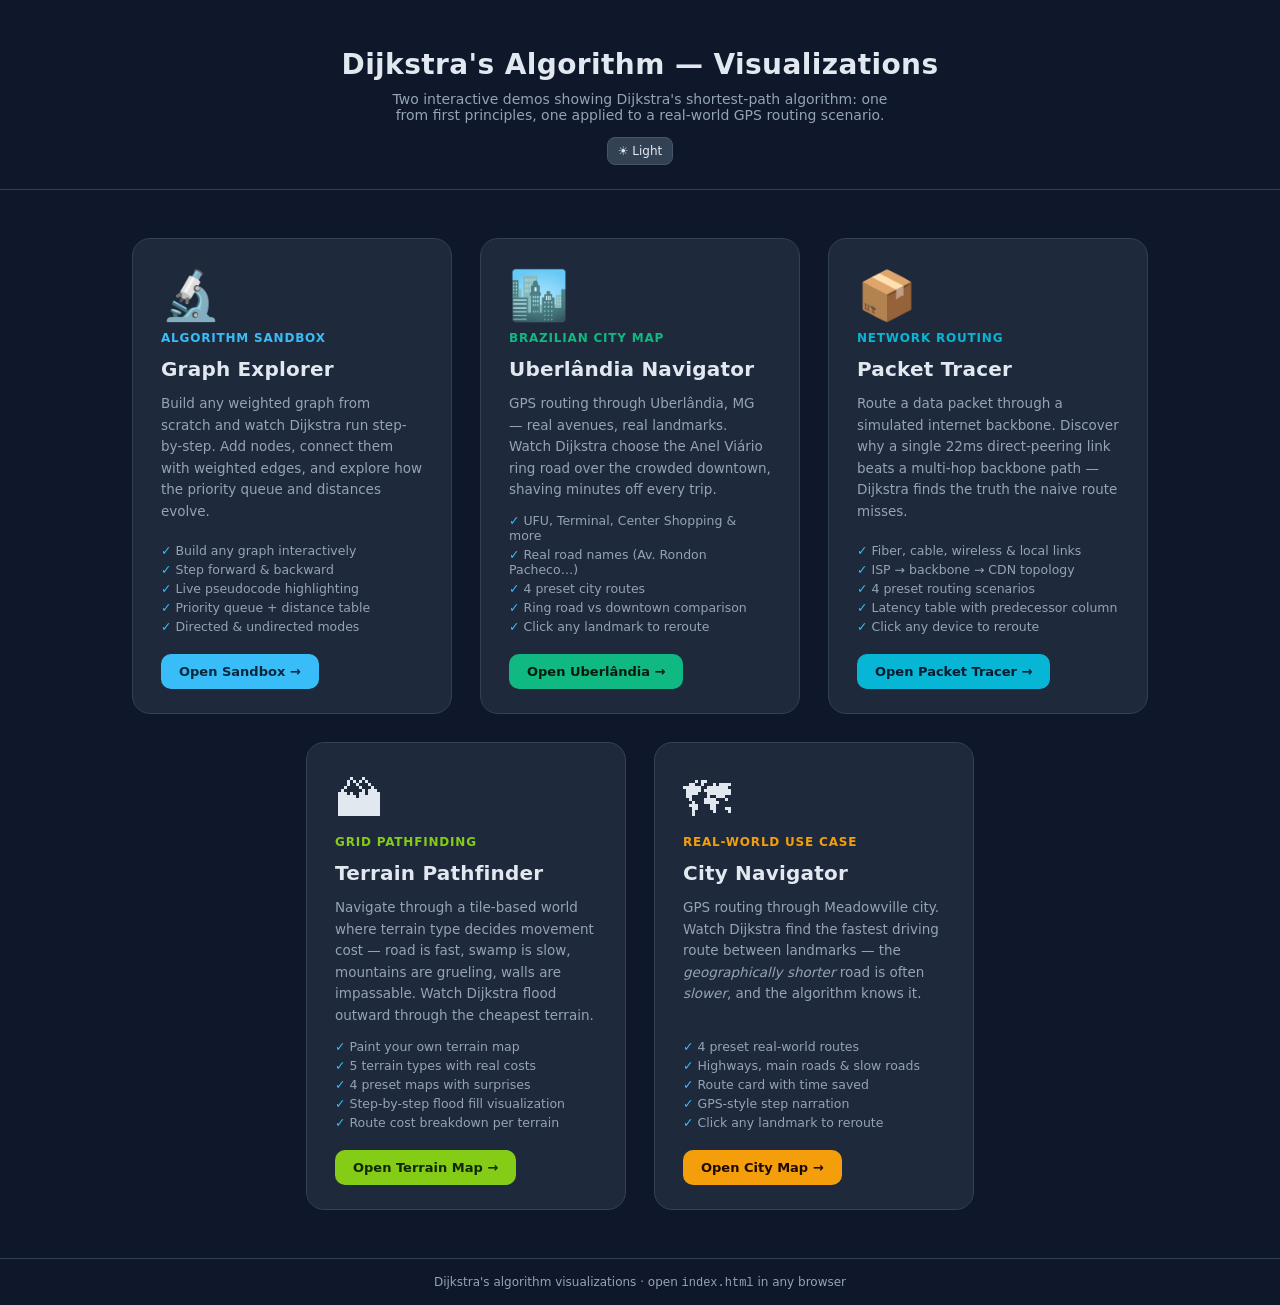
<file: index.html>
<!DOCTYPE html>
<html lang="en">
<head>
  <meta charset="UTF-8" />
  <meta name="viewport" content="width=device-width, initial-scale=1.0" />
  <title>Dijkstra's Algorithm — Demos</title>
  <script src="theme.js"></script>
  <link rel="stylesheet" href="style.css" />
  <style>
    body { display: flex; flex-direction: column; min-height: 100vh; }

    #hub-header {
      text-align: center;
      padding: 48px 24px 24px;
      border-bottom: 1px solid var(--line);
    }
    #hub-header h1 { margin: 0 0 10px; font-size: 28px; letter-spacing: .4px; }
    #hub-header p  { margin: 0; color: var(--muted); font-size: 14px; max-width: 520px; margin: 0 auto; }

    #cards {
      display: flex;
      gap: 28px;
      justify-content: center;
      align-items: stretch;
      padding: 48px 24px;
      flex: 1;
      flex-wrap: wrap;
    }

    .card {
      background: var(--panel);
      border: 1px solid var(--line);
      border-radius: 18px;
      width: 320px;
      padding: 32px 28px 24px;
      display: flex;
      flex-direction: column;
      gap: 12px;
      transition: border-color .2s, transform .15s, box-shadow .2s;
      text-decoration: none;
      color: inherit;
    }
    .card:hover {
      border-color: var(--accent);
      transform: translateY(-4px);
      box-shadow: 0 12px 32px rgba(0,0,0,.45);
    }
    .card-icon { font-size: 48px; line-height: 1; }
    .card-title {
      font-size: 20px;
      font-weight: 700;
      letter-spacing: .2px;
    }
    .card-sub {
      font-size: 12px;
      font-weight: 600;
      text-transform: uppercase;
      letter-spacing: .8px;
      color: var(--accent);
    }
    .card-desc {
      font-size: 13.5px;
      color: var(--muted);
      line-height: 1.6;
      flex: 1;
    }
    .card-features {
      list-style: none;
      padding: 0; margin: 0;
      font-size: 12.5px;
      color: var(--muted);
      display: flex;
      flex-direction: column;
      gap: 4px;
    }
    .card-features li::before { content: "✓  "; color: var(--accent); }
    .card-cta {
      margin-top: 8px;
      display: inline-flex;
      align-items: center;
      gap: 6px;
      background: var(--accent);
      color: #06283d;
      font-weight: 700;
      font-size: 13px;
      border-radius: 10px;
      padding: 10px 18px;
      border: none;
      cursor: pointer;
      align-self: flex-start;
      transition: background .12s;
    }
    .card-cta:hover { background: #67d7f7; }
    .card.city .card-cta { background: #f59e0b; color: #1c0a00; }
    .card.city .card-cta:hover { background: #fbbf24; }
    .card.city .card-sub { color: #f59e0b; }
    .card.city:hover { border-color: #f59e0b; }
    .card.ubl .card-cta { background: #10b981; color: #001a0e; }
    .card.ubl .card-cta:hover { background: #34d399; }
    .card.ubl .card-sub { color: #10b981; }
    .card.ubl:hover { border-color: #10b981; }
    .card.net .card-cta { background: #06b6d4; color: #001a2e; }
    .card.net .card-cta:hover { background: #22d3ee; }
    .card.net .card-sub { color: #06b6d4; }
    .card.net:hover { border-color: #06b6d4; }
    .card.terrain .card-cta { background: #84cc16; color: #0f2800; }
    .card.terrain .card-cta:hover { background: #a3e635; }
    .card.terrain .card-sub { color: #84cc16; }
    .card.terrain:hover { border-color: #84cc16; }

    footer {
      text-align: center;
      padding: 16px;
      font-size: 12px;
      color: var(--muted);
      border-top: 1px solid var(--line);
    }
  </style>
</head>
<body>
  <div id="hub-header">
    <h1>Dijkstra's Algorithm — Visualizations</h1>
    <p>Two interactive demos showing Dijkstra's shortest-path algorithm: one from first
    principles, one applied to a real-world GPS routing scenario.</p>
    <button class="theme-toggle" onclick="window.CTHEME.toggle()" style="margin-top:14px"></button>
  </div>

  <div id="cards">
    <a class="card" href="sandbox.html">
      <div class="card-icon">🔬</div>
      <div class="card-sub">Algorithm Sandbox</div>
      <div class="card-title">Graph Explorer</div>
      <div class="card-desc">
        Build any weighted graph from scratch and watch Dijkstra run step-by-step.
        Add nodes, connect them with weighted edges, and explore how the priority queue
        and distances evolve.
      </div>
      <ul class="card-features">
        <li>Build any graph interactively</li>
        <li>Step forward &amp; backward</li>
        <li>Live pseudocode highlighting</li>
        <li>Priority queue + distance table</li>
        <li>Directed &amp; undirected modes</li>
      </ul>
      <span class="card-cta">Open Sandbox →</span>
    </a>

    <a class="card ubl" href="uberlandia.html">
      <div class="card-icon">🏙️</div>
      <div class="card-sub">Brazilian City Map</div>
      <div class="card-title">Uberlândia Navigator</div>
      <div class="card-desc">
        GPS routing through Uberlândia, MG — real avenues, real landmarks.
        Watch Dijkstra choose the Anel Viário ring road over the crowded
        downtown, shaving minutes off every trip.
      </div>
      <ul class="card-features">
        <li>UFU, Terminal, Center Shopping &amp; more</li>
        <li>Real road names (Av. Rondon Pacheco…)</li>
        <li>4 preset city routes</li>
        <li>Ring road vs downtown comparison</li>
        <li>Click any landmark to reroute</li>
      </ul>
      <span class="card-cta">Open Uberlândia →</span>
    </a>

    <a class="card net" href="network.html">
      <div class="card-icon">📦</div>
      <div class="card-sub">Network Routing</div>
      <div class="card-title">Packet Tracer</div>
      <div class="card-desc">
        Route a data packet through a simulated internet backbone.
        Discover why a single 22ms direct-peering link beats a multi-hop
        backbone path — Dijkstra finds the truth the naive route misses.
      </div>
      <ul class="card-features">
        <li>Fiber, cable, wireless &amp; local links</li>
        <li>ISP → backbone → CDN topology</li>
        <li>4 preset routing scenarios</li>
        <li>Latency table with predecessor column</li>
        <li>Click any device to reroute</li>
      </ul>
      <span class="card-cta">Open Packet Tracer →</span>
    </a>

    <a class="card terrain" href="terrain.html">
      <div class="card-icon">🏔</div>
      <div class="card-sub">Grid Pathfinding</div>
      <div class="card-title">Terrain Pathfinder</div>
      <div class="card-desc">
        Navigate through a tile-based world where terrain type decides movement
        cost — road is fast, swamp is slow, mountains are grueling, walls are
        impassable. Watch Dijkstra flood outward through the cheapest terrain.
      </div>
      <ul class="card-features">
        <li>Paint your own terrain map</li>
        <li>5 terrain types with real costs</li>
        <li>4 preset maps with surprises</li>
        <li>Step-by-step flood fill visualization</li>
        <li>Route cost breakdown per terrain</li>
      </ul>
      <span class="card-cta">Open Terrain Map →</span>
    </a>

    <a class="card city" href="city.html">
      <div class="card-icon">🗺</div>
      <div class="card-sub">Real-World Use Case</div>
      <div class="card-title">City Navigator</div>
      <div class="card-desc">
        GPS routing through Meadowville city. Watch Dijkstra find the fastest driving
        route between landmarks — the <em>geographically shorter</em> road is often
        <em>slower</em>, and the algorithm knows it.
      </div>
      <ul class="card-features">
        <li>4 preset real-world routes</li>
        <li>Highways, main roads &amp; slow roads</li>
        <li>Route card with time saved</li>
        <li>GPS-style step narration</li>
        <li>Click any landmark to reroute</li>
      </ul>
      <span class="card-cta">Open City Map →</span>
    </a>
  </div>

  <footer>Dijkstra's algorithm visualizations · open <code>index.html</code> in any browser</footer>
</body>
</html>
</file>
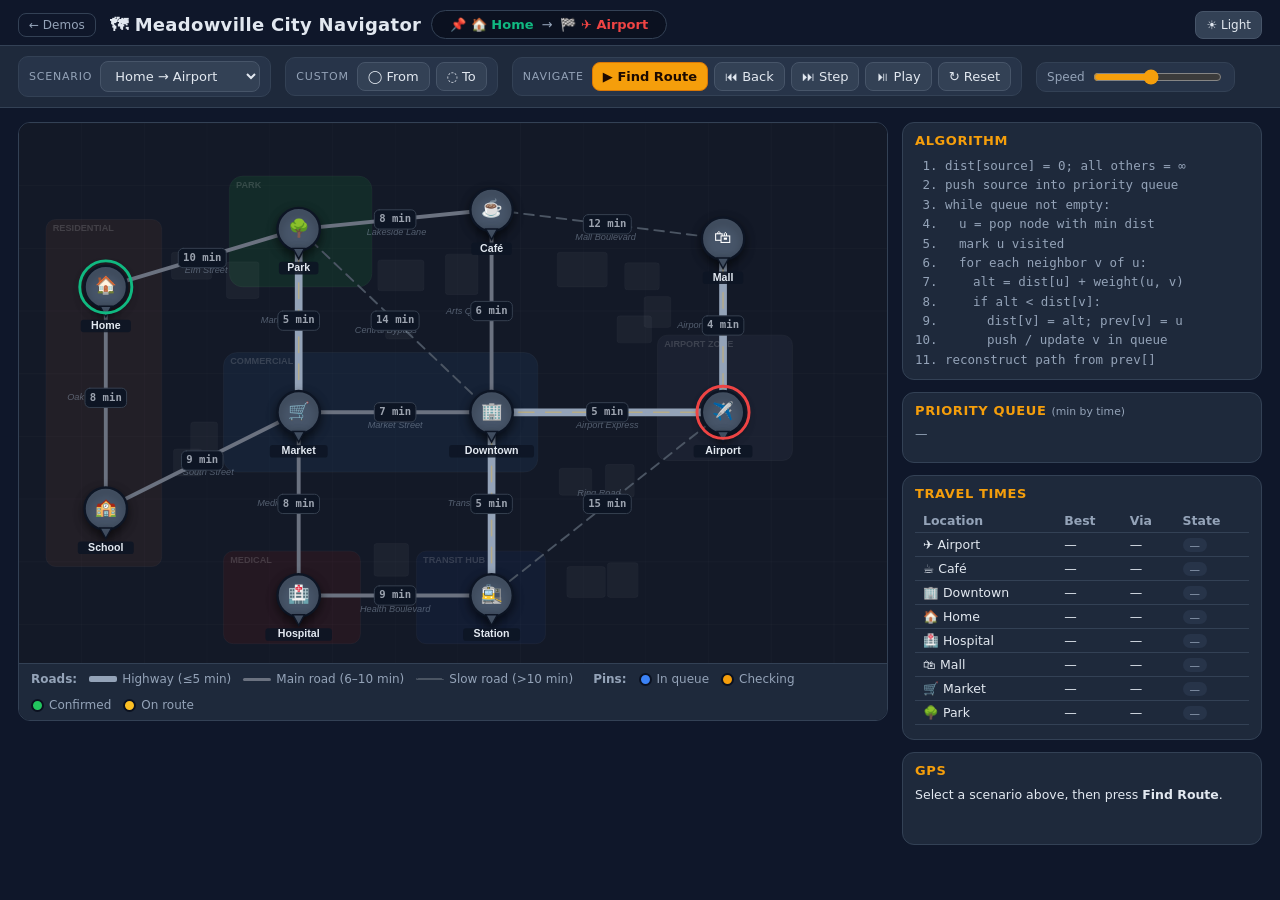
<file: city.html>
<!DOCTYPE html>
<html lang="en">
<head>
  <meta charset="UTF-8" />
  <meta name="viewport" content="width=device-width, initial-scale=1.0" />
  <title>Meadowville City Navigator — Dijkstra GPS Demo</title>
  <script src="theme.js"></script>
  <link rel="stylesheet" href="style.css" />
  <link rel="stylesheet" href="city.css" />
</head>
<body>
  <header id="topbar">
    <div id="topbar-left">
      <a href="index.html" id="back-link">&#8592; Demos</a>
      <h1>&#x1F5FA; Meadowville City Navigator</h1>
    </div>
    <div id="address-bar">
      <span id="addr-from">&#128204; —</span>
      <span class="addr-arrow">&#8594;</span>
      <span id="addr-to">&#127937; —</span>
    </div>
    <button class="theme-toggle" onclick="window.CTHEME.toggle()"></button>
  </header>

  <div id="toolbar">
    <div class="tool-group" role="group" aria-label="Scenario">
      <span class="group-label">Scenario</span>
      <select id="scenarioPicker" aria-label="Route scenario">
        <option value="0">Home &#x2192; Airport</option>
        <option value="1">Home &#x2192; Hospital</option>
        <option value="2">Mall &#x2192; Station</option>
        <option value="3">School &#x2192; Caf&#233;</option>
      </select>
    </div>

    <div class="tool-group" role="group" aria-label="Custom start/end">
      <span class="group-label">Custom</span>
      <button class="tool" id="btnFrom">&#9711; From</button>
      <button class="tool" id="btnTo">&#9676; To</button>
    </div>

    <div class="tool-group" role="group" aria-label="Playback">
      <span class="group-label">Navigate</span>
      <button id="btnRun" class="primary">&#9654; Find Route</button>
      <button id="btnBack" title="Step back">&#9198; Back</button>
      <button id="btnStep" title="Step forward">&#9197; Step</button>
      <button id="btnPlay" title="Play / pause">&#9199; Play</button>
      <button id="btnReset" title="Reset">&#x21BB; Reset</button>
    </div>

    <div class="tool-group" role="group" aria-label="Speed">
      <label class="speed">Speed
        <input type="range" id="speed" min="1" max="10" value="5" />
      </label>
    </div>
  </div>

  <main id="layout">
    <section id="canvasWrap">
      <canvas id="graph" width="900" height="560"></canvas>
      <div id="legend">
        <span><b>Roads:</b></span>
        <span class="leg-road highway"><span class="road-line"></span>Highway (&le;5 min)</span>
        <span class="leg-road main"><span class="road-line"></span>Main road (6&ndash;10 min)</span>
        <span class="leg-road slow"><span class="road-line"></span>Slow road (&gt;10 min)</span>
        <span style="margin-left:8px"><b>Pins:</b></span>
        <span><i class="sw frontier"></i>In queue</span>
        <span><i class="sw current"></i>Checking</span>
        <span><i class="sw visited"></i>Confirmed</span>
        <span><i class="sw path"></i>On route</span>
      </div>
    </section>

    <aside id="sidebar">
      <div class="panel">
        <h2>Algorithm</h2>
        <ol id="pseudocode" aria-label="Pseudocode">
          <li data-line="0"><code>dist[source] = 0; all others = &#8734;</code></li>
          <li data-line="1"><code>push source into priority queue</code></li>
          <li data-line="2"><code>while queue not empty:</code></li>
          <li data-line="3" class="indent1"><code>u = pop node with min dist</code></li>
          <li data-line="4" class="indent1"><code>mark u visited</code></li>
          <li data-line="5" class="indent1"><code>for each neighbor v of u:</code></li>
          <li data-line="6" class="indent2"><code>alt = dist[u] + weight(u, v)</code></li>
          <li data-line="7" class="indent2"><code>if alt &lt; dist[v]:</code></li>
          <li data-line="8" class="indent3"><code>dist[v] = alt; prev[v] = u</code></li>
          <li data-line="9" class="indent3"><code>push / update v in queue</code></li>
          <li data-line="10"><code>reconstruct path from prev[]</code></li>
        </ol>
      </div>

      <div class="panel">
        <h2>Priority Queue <small>(min by time)</small></h2>
        <div id="queue" class="queue">&#8212;</div>
      </div>

      <div class="panel">
        <h2>Travel Times</h2>
        <div class="table-wrap">
          <table id="distTable">
            <thead><tr><th>Location</th><th>Best</th><th>Via</th><th>State</th></tr></thead>
            <tbody></tbody>
          </table>
        </div>
      </div>

      <div class="panel narration-panel">
        <h2>GPS <span id="stepCounter"></span></h2>
        <p id="narration">Select a scenario above, then press <b>Find Route</b> to begin navigation.</p>
        <p id="result" class="result"></p>
        <div id="routeCard" class="route-card" style="display:none"></div>
      </div>
    </aside>
  </main>

  <script src="city.js"></script>
</body>
</html>
</file>
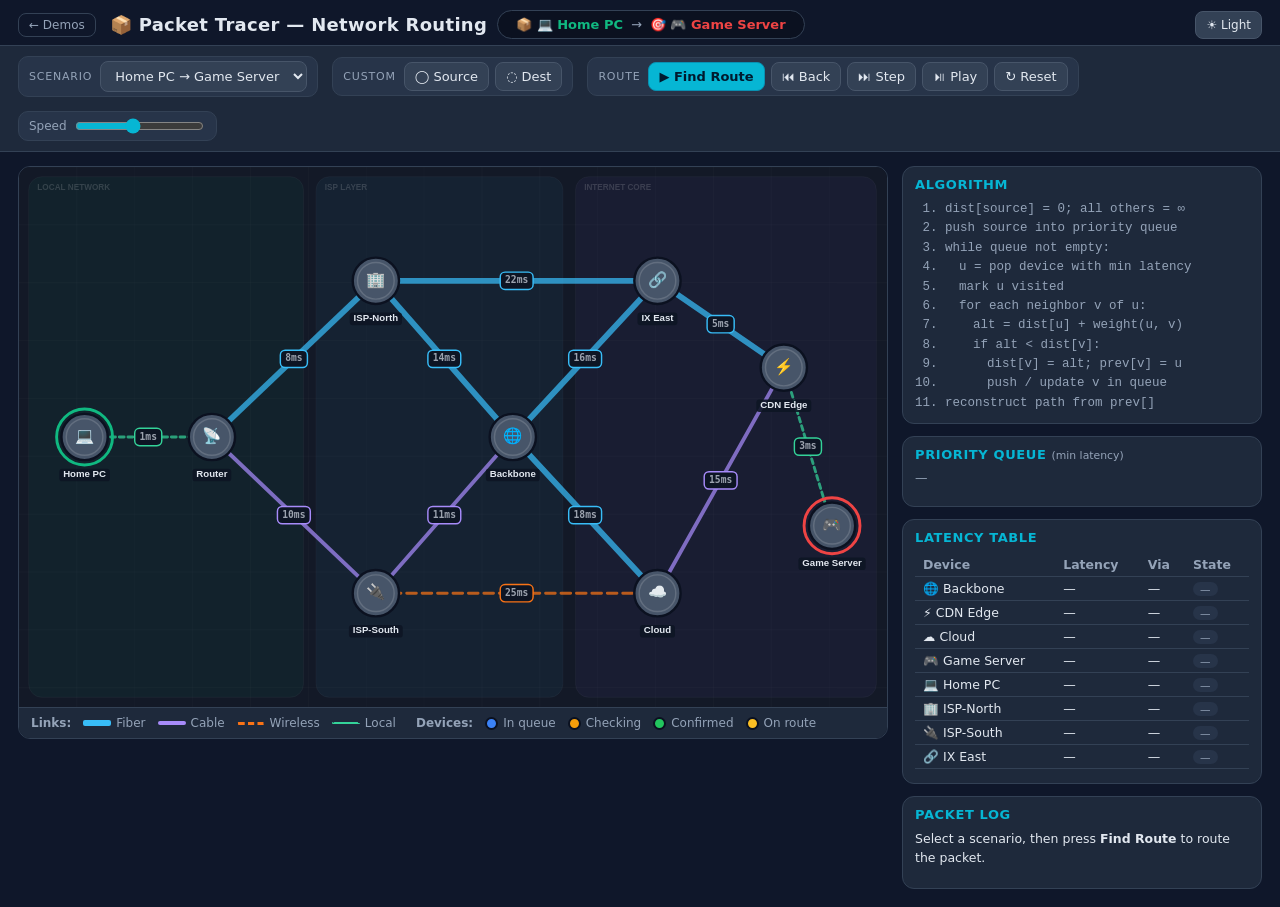
<file: network.html>
<!DOCTYPE html>
<html lang="en">
<head>
  <meta charset="UTF-8" />
  <meta name="viewport" content="width=device-width, initial-scale=1.0" />
  <title>Packet Tracer — Dijkstra Network Demo</title>
  <script src="theme.js"></script>
  <link rel="stylesheet" href="style.css" />
  <link rel="stylesheet" href="network.css" />
</head>
<body>
  <header id="topbar">
    <div id="topbar-left">
      <a href="index.html" id="back-link">&#8592; Demos</a>
      <h1>&#128230; Packet Tracer — Network Routing</h1>
    </div>
    <div id="address-bar">
      <span id="addr-from">&#128230; —</span>
      <span class="addr-arrow">&#8594;</span>
      <span id="addr-to">&#127919; —</span>
    </div>
    <button class="theme-toggle" onclick="window.CTHEME.toggle()"></button>
  </header>

  <div id="toolbar">
    <div class="tool-group" role="group" aria-label="Scenario">
      <span class="group-label">Scenario</span>
      <select id="scenarioPicker" aria-label="Routing scenario">
        <option value="0">Home PC &#x2192; Game Server</option>
        <option value="1">Home PC &#x2192; Cloud</option>
        <option value="2">ISP-North &#x2192; CDN Edge</option>
        <option value="3">Home PC &#x2192; CDN Edge</option>
      </select>
    </div>

    <div class="tool-group" role="group" aria-label="Custom source/destination">
      <span class="group-label">Custom</span>
      <button class="tool" id="btnFrom">&#9711; Source</button>
      <button class="tool" id="btnTo">&#9676; Dest</button>
    </div>

    <div class="tool-group" role="group" aria-label="Playback">
      <span class="group-label">Route</span>
      <button id="btnRun" class="primary">&#9654; Find Route</button>
      <button id="btnBack" title="Step back">&#9198; Back</button>
      <button id="btnStep" title="Step forward">&#9197; Step</button>
      <button id="btnPlay" title="Play / pause">&#9199; Play</button>
      <button id="btnReset" title="Reset">&#x21BB; Reset</button>
    </div>

    <div class="tool-group" role="group" aria-label="Speed">
      <label class="speed">Speed
        <input type="range" id="speed" min="1" max="10" value="5" />
      </label>
    </div>
  </div>

  <main id="layout">
    <section id="canvasWrap">
      <canvas id="graph" width="900" height="560"></canvas>
      <div id="legend">
        <span><b>Links:</b></span>
        <span class="leg-link fiber"><span class="link-line"></span>Fiber</span>
        <span class="leg-link cable"><span class="link-line"></span>Cable</span>
        <span class="leg-link wireless"><span class="link-line"></span>Wireless</span>
        <span class="leg-link local"><span class="link-line"></span>Local</span>
        <span style="margin-left:8px"><b>Devices:</b></span>
        <span><i class="sw frontier"></i>In queue</span>
        <span><i class="sw current"></i>Checking</span>
        <span><i class="sw visited"></i>Confirmed</span>
        <span><i class="sw path"></i>On route</span>
      </div>
    </section>

    <aside id="sidebar">
      <div class="panel">
        <h2>Algorithm</h2>
        <ol id="pseudocode" aria-label="Pseudocode">
          <li data-line="0"><code>dist[source] = 0; all others = &#8734;</code></li>
          <li data-line="1"><code>push source into priority queue</code></li>
          <li data-line="2"><code>while queue not empty:</code></li>
          <li data-line="3" class="indent1"><code>u = pop device with min latency</code></li>
          <li data-line="4" class="indent1"><code>mark u visited</code></li>
          <li data-line="5" class="indent1"><code>for each neighbor v of u:</code></li>
          <li data-line="6" class="indent2"><code>alt = dist[u] + weight(u, v)</code></li>
          <li data-line="7" class="indent2"><code>if alt &lt; dist[v]:</code></li>
          <li data-line="8" class="indent3"><code>dist[v] = alt; prev[v] = u</code></li>
          <li data-line="9" class="indent3"><code>push / update v in queue</code></li>
          <li data-line="10"><code>reconstruct path from prev[]</code></li>
        </ol>
      </div>

      <div class="panel">
        <h2>Priority Queue <small>(min latency)</small></h2>
        <div id="queue" class="queue">—</div>
      </div>

      <div class="panel">
        <h2>Latency Table</h2>
        <div class="table-wrap">
          <table id="distTable">
            <thead><tr><th>Device</th><th>Latency</th><th>Via</th><th>State</th></tr></thead>
            <tbody></tbody>
          </table>
        </div>
      </div>

      <div class="panel narration-panel">
        <h2>Packet Log <span id="stepCounter"></span></h2>
        <p id="narration">Select a scenario, then press <b>Find Route</b> to route the packet.</p>
        <p id="result" class="result"></p>
        <div id="latencyCard" class="latency-card" style="display:none"></div>
      </div>
    </aside>
  </main>

  <script src="network.js"></script>
</body>
</html>
</file>
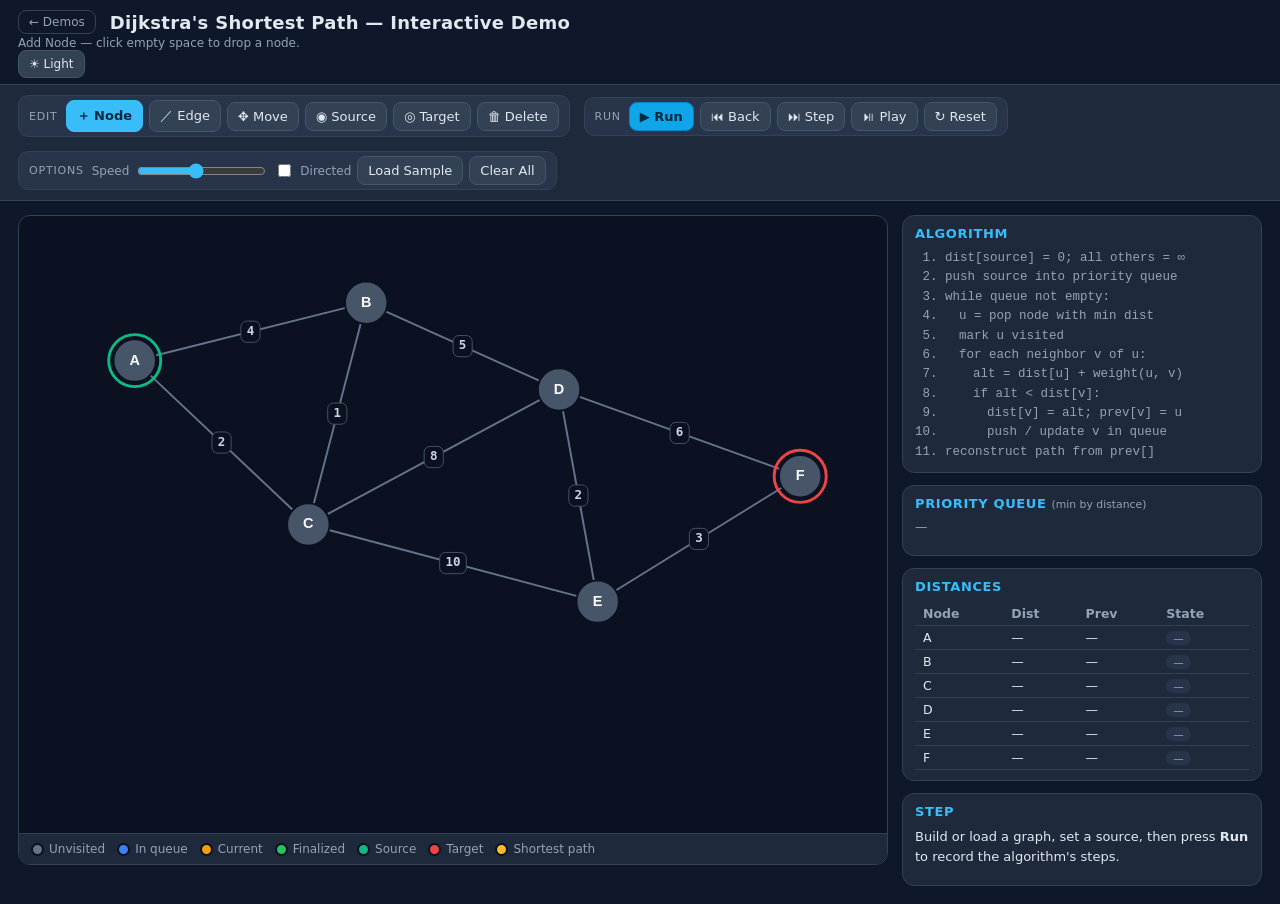
<file: sandbox.html>
<!DOCTYPE html>
<html lang="en">
<head>
  <meta charset="UTF-8" />
  <meta name="viewport" content="width=device-width, initial-scale=1.0" />
  <title>Dijkstra's Algorithm — Interactive Demo</title>
  <script src="theme.js"></script>
  <link rel="stylesheet" href="style.css" />
</head>
<body>
  <header id="topbar">
    <div style="display:flex;align-items:center;gap:14px">
      <a href="index.html" style="font-size:12px;color:#94a3b8;text-decoration:none;border:1px solid #334155;border-radius:8px;padding:4px 10px;white-space:nowrap">&#8592; Demos</a>
      <h1>Dijkstra's Shortest Path — Interactive Demo</h1>
    </div>
    <p class="hint" id="modeHint">Pick a tool, build a graph, then press <b>Run</b>.</p>
    <button class="theme-toggle" onclick="window.CTHEME.toggle()"></button>
  </header>

  <div id="toolbar">
    <div class="tool-group" role="group" aria-label="Edit tools">
      <span class="group-label">Edit</span>
      <button class="tool" data-mode="addNode">＋ Node</button>
      <button class="tool" data-mode="addEdge">／ Edge</button>
      <button class="tool" data-mode="move">✥ Move</button>
      <button class="tool" data-mode="setSource">◉ Source</button>
      <button class="tool" data-mode="setTarget">◎ Target</button>
      <button class="tool" data-mode="delete">🗑 Delete</button>
    </div>

    <div class="tool-group" role="group" aria-label="Playback">
      <span class="group-label">Run</span>
      <button id="btnRun" class="primary">▶ Run</button>
      <button id="btnBack" title="Step back">⏮ Back</button>
      <button id="btnStep" title="Step forward">⏭ Step</button>
      <button id="btnPlay" title="Play / pause">⏯ Play</button>
      <button id="btnReset" title="Clear the algorithm run">↻ Reset</button>
    </div>

    <div class="tool-group" role="group" aria-label="Options">
      <span class="group-label">Options</span>
      <label class="speed">Speed
        <input type="range" id="speed" min="1" max="10" value="5" />
      </label>
      <label class="check"><input type="checkbox" id="directed" /> Directed</label>
      <button id="btnSample">Load Sample</button>
      <button id="btnClear">Clear All</button>
    </div>
  </div>

  <main id="layout">
    <section id="canvasWrap">
      <canvas id="graph" width="900" height="640"></canvas>
      <div id="legend">
        <span><i class="sw unvisited"></i>Unvisited</span>
        <span><i class="sw frontier"></i>In queue</span>
        <span><i class="sw current"></i>Current</span>
        <span><i class="sw visited"></i>Finalized</span>
        <span><i class="sw source"></i>Source</span>
        <span><i class="sw target"></i>Target</span>
        <span><i class="sw path"></i>Shortest path</span>
      </div>
    </section>

    <aside id="sidebar">
      <div class="panel">
        <h2>Algorithm</h2>
        <ol id="pseudocode" aria-label="Pseudocode">
          <li data-line="0"><code>dist[source] = 0; all others = &#8734;</code></li>
          <li data-line="1"><code>push source into priority queue</code></li>
          <li data-line="2"><code>while queue not empty:</code></li>
          <li data-line="3" class="indent1"><code>u = pop node with min dist</code></li>
          <li data-line="4" class="indent1"><code>mark u visited</code></li>
          <li data-line="5" class="indent1"><code>for each neighbor v of u:</code></li>
          <li data-line="6" class="indent2"><code>alt = dist[u] + weight(u, v)</code></li>
          <li data-line="7" class="indent2"><code>if alt &lt; dist[v]:</code></li>
          <li data-line="8" class="indent3"><code>dist[v] = alt; prev[v] = u</code></li>
          <li data-line="9" class="indent3"><code>push / update v in queue</code></li>
          <li data-line="10"><code>reconstruct path from prev[]</code></li>
        </ol>
      </div>

      <div class="panel">
        <h2>Priority Queue <small>(min by distance)</small></h2>
        <div id="queue" class="queue">—</div>
      </div>

      <div class="panel">
        <h2>Distances</h2>
        <div class="table-wrap">
          <table id="distTable">
            <thead><tr><th>Node</th><th>Dist</th><th>Prev</th><th>State</th></tr></thead>
            <tbody></tbody>
          </table>
        </div>
      </div>

      <div class="panel narration-panel">
        <h2>Step <span id="stepCounter"></span></h2>
        <p id="narration">Build or load a graph, set a source, then press <b>Run</b> to record the algorithm's steps.</p>
        <p id="result" class="result"></p>
      </div>
    </aside>
  </main>

  <script src="script.js"></script>
</body>
</html>
</file>
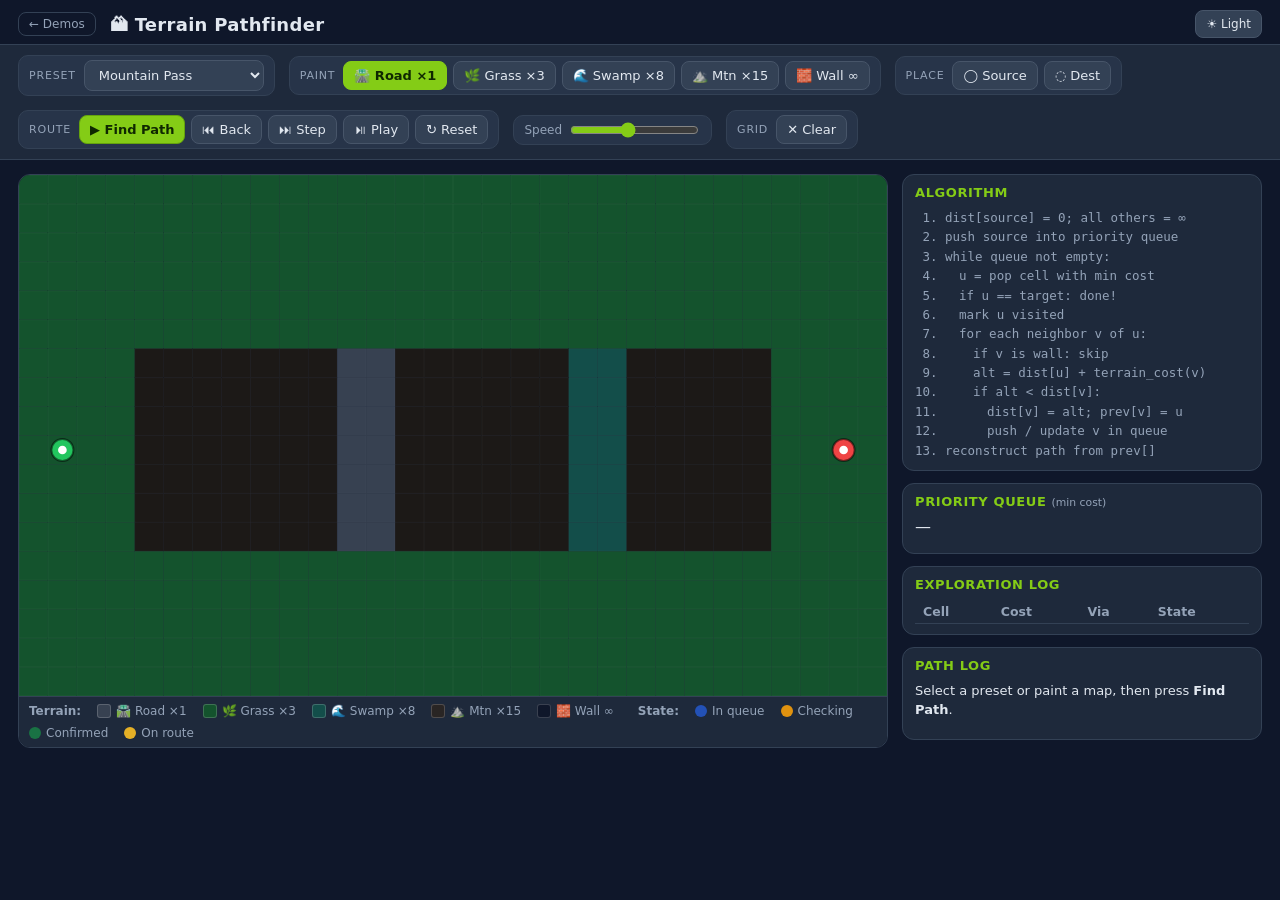
<file: terrain.html>
<!DOCTYPE html>
<html lang="en">
<head>
  <meta charset="UTF-8" />
  <meta name="viewport" content="width=device-width, initial-scale=1.0" />
  <title>Terrain Pathfinder — Dijkstra Grid Demo</title>
  <script src="theme.js"></script>
  <link rel="stylesheet" href="style.css" />
  <link rel="stylesheet" href="terrain.css" />
</head>
<body>
  <header id="topbar">
    <div id="topbar-left">
      <a href="index.html" id="back-link">&#8592; Demos</a>
      <h1>&#127956; Terrain Pathfinder</h1>
    </div>
    <button class="theme-toggle" onclick="window.CTHEME.toggle()"></button>
  </header>

  <div id="toolbar">
    <div class="tool-group" role="group" aria-label="Preset">
      <span class="group-label">Preset</span>
      <select id="presetPicker" aria-label="Map preset">
        <option value="0">Mountain Pass</option>
        <option value="1">Wetlands</option>
        <option value="2">City Streets</option>
        <option value="3">The Maze</option>
      </select>
    </div>

    <div class="tool-group" role="group" aria-label="Paint terrain">
      <span class="group-label">Paint</span>
      <button class="tool paint-btn active" id="paintRoad"     data-terrain="road">🛣️ Road ×1</button>
      <button class="tool paint-btn" id="paintGrass"    data-terrain="grass">🌿 Grass ×3</button>
      <button class="tool paint-btn" id="paintSwamp"    data-terrain="swamp">🌊 Swamp ×8</button>
      <button class="tool paint-btn" id="paintMountain" data-terrain="mountain">⛰️ Mtn ×15</button>
      <button class="tool paint-btn" id="paintWall"     data-terrain="wall">🧱 Wall &#8734;</button>
    </div>

    <div class="tool-group" role="group" aria-label="Place source / destination">
      <span class="group-label">Place</span>
      <button class="tool" id="btnFrom">&#9711; Source</button>
      <button class="tool" id="btnTo">&#9676; Dest</button>
    </div>

    <div class="tool-group" role="group" aria-label="Playback">
      <span class="group-label">Route</span>
      <button id="btnRun" class="primary">&#9654; Find Path</button>
      <button id="btnBack"  title="Step back">&#9198; Back</button>
      <button id="btnStep"  title="Step forward">&#9197; Step</button>
      <button id="btnPlay"  title="Play / pause">&#9199; Play</button>
      <button id="btnReset" title="Reset">&#x21BB; Reset</button>
    </div>

    <div class="tool-group" role="group" aria-label="Speed">
      <label class="speed">Speed
        <input type="range" id="speed" min="1" max="10" value="5" />
      </label>
    </div>

    <div class="tool-group" role="group" aria-label="Grid">
      <span class="group-label">Grid</span>
      <button class="tool" id="btnClear">&#x2715; Clear</button>
    </div>
  </div>

  <main id="layout">
    <section id="canvasWrap">
      <canvas id="graph" width="900" height="540"></canvas>
      <div id="legend">
        <span><b>Terrain:</b></span>
        <span class="leg-terrain"><span class="leg-swatch" style="background:#374151"></span>🛣️ Road ×1</span>
        <span class="leg-terrain"><span class="leg-swatch" style="background:#14532d"></span>🌿 Grass ×3</span>
        <span class="leg-terrain"><span class="leg-swatch" style="background:#134e4a"></span>🌊 Swamp ×8</span>
        <span class="leg-terrain"><span class="leg-swatch" style="background:#292524"></span>⛰️ Mtn ×15</span>
        <span class="leg-terrain"><span class="leg-swatch" style="background:#0f172a"></span>🧱 Wall ∞</span>
        <span style="margin-left:8px"><b>State:</b></span>
        <span class="leg-state"><span class="leg-circle" style="background:rgba(37,99,235,0.7)"></span>In queue</span>
        <span class="leg-state"><span class="leg-circle" style="background:rgba(245,158,11,0.9)"></span>Checking</span>
        <span class="leg-state"><span class="leg-circle" style="background:rgba(22,163,74,0.6)"></span>Confirmed</span>
        <span class="leg-state"><span class="leg-circle" style="background:rgba(251,191,36,0.9)"></span>On route</span>
      </div>
    </section>

    <aside id="sidebar">
      <div class="panel">
        <h2>Algorithm</h2>
        <ol id="pseudocode" aria-label="Pseudocode">
          <li data-line="0"><code>dist[source] = 0; all others = &#8734;</code></li>
          <li data-line="1"><code>push source into priority queue</code></li>
          <li data-line="2"><code>while queue not empty:</code></li>
          <li data-line="3" class="indent1"><code>u = pop cell with min cost</code></li>
          <li data-line="4" class="indent1"><code>if u == target: done!</code></li>
          <li data-line="5" class="indent1"><code>mark u visited</code></li>
          <li data-line="6" class="indent1"><code>for each neighbor v of u:</code></li>
          <li data-line="7" class="indent2"><code>if v is wall: skip</code></li>
          <li data-line="8" class="indent2"><code>alt = dist[u] + terrain_cost(v)</code></li>
          <li data-line="9" class="indent2"><code>if alt &lt; dist[v]:</code></li>
          <li data-line="10" class="indent3"><code>dist[v] = alt; prev[v] = u</code></li>
          <li data-line="11" class="indent3"><code>push / update v in queue</code></li>
          <li data-line="12"><code>reconstruct path from prev[]</code></li>
        </ol>
      </div>

      <div class="panel">
        <h2>Priority Queue <small>(min cost)</small></h2>
        <div id="queue" class="queue">—</div>
      </div>

      <div class="panel">
        <h2>Exploration Log</h2>
        <div class="table-wrap">
          <table id="distTable">
            <thead><tr><th>Cell</th><th>Cost</th><th>Via</th><th>State</th></tr></thead>
            <tbody></tbody>
          </table>
        </div>
      </div>

      <div class="panel narration-panel">
        <h2>Path Log <span id="stepCounter"></span></h2>
        <p id="narration">Select a preset or paint a map, then press <b>Find Path</b>.</p>
        <p id="result" class="result"></p>
        <div id="terrainCard" class="terrain-card" style="display:none"></div>
      </div>
    </aside>
  </main>

  <script src="terrain.js"></script>
</body>
</html>
</file>
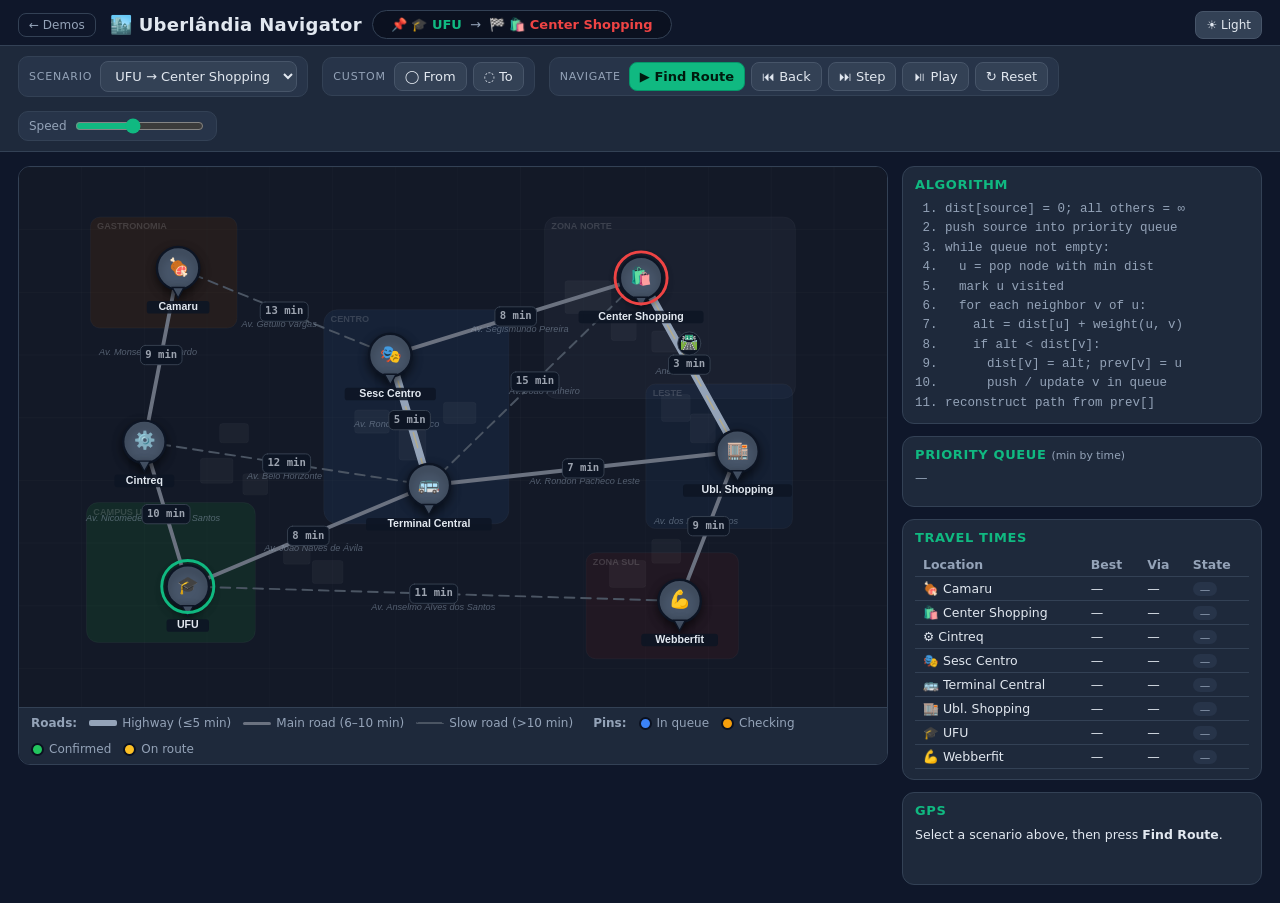
<file: uberlandia.html>
<!DOCTYPE html>
<html lang="en">
<head>
  <meta charset="UTF-8" />
  <meta name="viewport" content="width=device-width, initial-scale=1.0" />
  <title>Uberlândia Navigator — Dijkstra GPS Demo</title>
  <script src="theme.js"></script>
  <link rel="stylesheet" href="style.css" />
  <link rel="stylesheet" href="city.css" />
  <style>
    /* Uberlândia theme — green accent */
    :root {
      --gps-accent: #10b981;
      --gps-accent-h: #34d399;
    }
    button.primary { background: var(--gps-accent); border-color: #059669; color: #001a0e; }
    button.primary:hover { background: var(--gps-accent-h); }
    button.tool.active { background: var(--gps-accent); border-color: var(--gps-accent); color: #001a0e; }
    input[type="range"] { accent-color: var(--gps-accent); }
    .panel h2 { color: var(--gps-accent); }
    #back-link:hover { border-color: var(--gps-accent); color: var(--ink); }
    #addr-from { color: #10b981; }
    #addr-to   { color: #ef4444; }
    .rc-total  { color: #34d399; }
  </style>
</head>
<body>
  <header id="topbar">
    <div id="topbar-left">
      <a href="index.html" id="back-link">&#8592; Demos</a>
      <h1>&#x1F3D9;&#xFE0F; Uberlândia Navigator</h1>
    </div>
    <div id="address-bar">
      <span id="addr-from">&#128204; —</span>
      <span class="addr-arrow">&#8594;</span>
      <span id="addr-to">&#127937; —</span>
    </div>
    <button class="theme-toggle" onclick="window.CTHEME.toggle()"></button>
  </header>

  <div id="toolbar">
    <div class="tool-group" role="group" aria-label="Scenario">
      <span class="group-label">Scenario</span>
      <select id="scenarioPicker" aria-label="Route scenario">
        <option value="0">UFU &#x2192; Center Shopping</option>
        <option value="1">Camaru &#x2192; Webberfit</option>
        <option value="2">Terminal &#x2192; Webberfit</option>
        <option value="3">Camaru &#x2192; UFU</option>
      </select>
    </div>

    <div class="tool-group" role="group" aria-label="Custom start/end">
      <span class="group-label">Custom</span>
      <button class="tool" id="btnFrom">&#9711; From</button>
      <button class="tool" id="btnTo">&#9676; To</button>
    </div>

    <div class="tool-group" role="group" aria-label="Playback">
      <span class="group-label">Navigate</span>
      <button id="btnRun" class="primary">&#9654; Find Route</button>
      <button id="btnBack" title="Step back">&#9198; Back</button>
      <button id="btnStep" title="Step forward">&#9197; Step</button>
      <button id="btnPlay" title="Play / pause">&#9199; Play</button>
      <button id="btnReset" title="Reset">&#x21BB; Reset</button>
    </div>

    <div class="tool-group" role="group" aria-label="Speed">
      <label class="speed">Speed
        <input type="range" id="speed" min="1" max="10" value="5" />
      </label>
    </div>
  </div>

  <main id="layout">
    <section id="canvasWrap">
      <canvas id="graph" width="900" height="560"></canvas>
      <div id="legend">
        <span><b>Roads:</b></span>
        <span class="leg-road highway"><span class="road-line"></span>Highway (&le;5 min)</span>
        <span class="leg-road main"><span class="road-line"></span>Main road (6&ndash;10 min)</span>
        <span class="leg-road slow"><span class="road-line"></span>Slow road (&gt;10 min)</span>
        <span style="margin-left:8px"><b>Pins:</b></span>
        <span><i class="sw frontier"></i>In queue</span>
        <span><i class="sw current"></i>Checking</span>
        <span><i class="sw visited"></i>Confirmed</span>
        <span><i class="sw path"></i>On route</span>
      </div>
    </section>

    <aside id="sidebar">
      <div class="panel">
        <h2>Algorithm</h2>
        <ol id="pseudocode" aria-label="Pseudocode">
          <li data-line="0"><code>dist[source] = 0; all others = &#8734;</code></li>
          <li data-line="1"><code>push source into priority queue</code></li>
          <li data-line="2"><code>while queue not empty:</code></li>
          <li data-line="3" class="indent1"><code>u = pop node with min dist</code></li>
          <li data-line="4" class="indent1"><code>mark u visited</code></li>
          <li data-line="5" class="indent1"><code>for each neighbor v of u:</code></li>
          <li data-line="6" class="indent2"><code>alt = dist[u] + weight(u, v)</code></li>
          <li data-line="7" class="indent2"><code>if alt &lt; dist[v]:</code></li>
          <li data-line="8" class="indent3"><code>dist[v] = alt; prev[v] = u</code></li>
          <li data-line="9" class="indent3"><code>push / update v in queue</code></li>
          <li data-line="10"><code>reconstruct path from prev[]</code></li>
        </ol>
      </div>

      <div class="panel">
        <h2>Priority Queue <small>(min by time)</small></h2>
        <div id="queue" class="queue">&#8212;</div>
      </div>

      <div class="panel">
        <h2>Travel Times</h2>
        <div class="table-wrap">
          <table id="distTable">
            <thead><tr><th>Location</th><th>Best</th><th>Via</th><th>State</th></tr></thead>
            <tbody></tbody>
          </table>
        </div>
      </div>

      <div class="panel narration-panel">
        <h2>GPS <span id="stepCounter"></span></h2>
        <p id="narration">Select a scenario above, then press <b>Find Route</b> to begin navigation.</p>
        <p id="result" class="result"></p>
        <div id="routeCard" class="route-card" style="display:none"></div>
      </div>
    </aside>
  </main>

  <script src="uberlandia.js"></script>
</body>
</html>
</file>
<file: style.css>
:root {
  --bg: #0f172a;
  --panel: #1e293b;
  --panel-2: #273449;
  --ink: #e2e8f0;
  --muted: #94a3b8;
  --line: #334155;
  --accent: #38bdf8;

  --c-unvisited: #64748b;
  --c-frontier:  #3b82f6;
  --c-current:   #f59e0b;
  --c-visited:   #22c55e;
  --c-source:    #10b981;
  --c-target:    #ef4444;
  --c-path:      #fbbf24;

  --btn-bg:    #334155;
  --btn-bg-h:  #3e4c63;
  --btn-bdr:   #475569;
  --canvas-bg: #0b1120;
}

html.light {
  --bg:        #ffffff;
  --panel:     #f8f9fa;
  --panel-2:   #f0f2f5;
  --ink:       #202124;
  --muted:     #5f6368;
  --line:      #dadce0;
  --accent:    #1a73e8;
  --btn-bg:    #e0e0e0;
  --btn-bg-h:  #d5d5d5;
  --btn-bdr:   #bdbdbd;
  --canvas-bg: #f1f3f4;
  --c-frontier:#1a73e8;
}

* { box-sizing: border-box; }

html, body {
  margin: 0;
  height: 100%;
  background: var(--bg);
  color: var(--ink);
  font-family: "Segoe UI", system-ui, -apple-system, Roboto, sans-serif;
}

#topbar {
  padding: 10px 18px 6px;
  border-bottom: 1px solid var(--line);
}
#topbar h1 { margin: 0; font-size: 18px; letter-spacing: .3px; }
#topbar .hint { margin: 2px 0 0; font-size: 12px; color: var(--muted); }
#topbar .hint b { color: var(--accent); }

/* ---------- Toolbar ---------- */
#toolbar {
  display: flex;
  flex-wrap: wrap;
  gap: 14px;
  padding: 10px 18px;
  background: var(--panel);
  border-bottom: 1px solid var(--line);
  align-items: center;
}
.tool-group {
  display: flex;
  align-items: center;
  gap: 6px;
  padding: 4px 10px;
  background: var(--panel-2);
  border: 1px solid var(--line);
  border-radius: 10px;
}
.group-label {
  font-size: 11px;
  text-transform: uppercase;
  letter-spacing: .8px;
  color: var(--muted);
  margin-right: 2px;
}
button {
  font: inherit;
  font-size: 13px;
  color: var(--ink);
  background: var(--btn-bg);
  border: 1px solid var(--btn-bdr);
  border-radius: 8px;
  padding: 6px 10px;
  cursor: pointer;
  transition: background .12s, border-color .12s, transform .05s;
}
button:hover { background: var(--btn-bg-h); }
button:active { transform: translateY(1px); }
button.primary { background: #0ea5e9; border-color: #0284c7; color: #06283d; font-weight: 700; }
button.primary:hover { background: #38bdf8; }
button.tool.active {
  background: var(--accent);
  border-color: var(--accent);
  color: #06283d;
  font-weight: 700;
}
button:disabled { opacity: .45; cursor: not-allowed; }

label.speed, label.check {
  font-size: 12px;
  color: var(--muted);
  display: flex;
  align-items: center;
  gap: 6px;
}
input[type="range"] { accent-color: var(--accent); }

/* ---------- Layout ---------- */
#layout {
  display: grid;
  grid-template-columns: 1fr 360px;
  gap: 14px;
  padding: 14px 18px 18px;
  align-items: start;
}

#canvasWrap {
  position: relative;
  background: var(--canvas-bg);
  border: 1px solid var(--line);
  border-radius: 12px;
  overflow: hidden;
}
#graph {
  display: block;
  width: 100%;
  height: auto;
  cursor: crosshair;
  touch-action: none;
}

#legend {
  display: flex;
  flex-wrap: wrap;
  gap: 12px;
  padding: 8px 12px;
  font-size: 12px;
  color: var(--muted);
  border-top: 1px solid var(--line);
  background: var(--panel);
}
#legend span { display: flex; align-items: center; gap: 5px; }
#legend .sw {
  width: 13px; height: 13px;
  border-radius: 50%;
  display: inline-block;
  border: 2px solid var(--canvas-bg);
}
.sw.unvisited { background: var(--c-unvisited); }
.sw.frontier  { background: var(--c-frontier); }
.sw.current   { background: var(--c-current); }
.sw.visited   { background: var(--c-visited); }
.sw.source    { background: var(--c-source); }
.sw.target    { background: var(--c-target); }
.sw.path      { background: var(--c-path); }

/* ---------- Sidebar ---------- */
#sidebar { display: flex; flex-direction: column; gap: 12px; }
.panel {
  background: var(--panel);
  border: 1px solid var(--line);
  border-radius: 12px;
  padding: 10px 12px;
}
.panel h2 {
  margin: 0 0 8px;
  font-size: 13px;
  text-transform: uppercase;
  letter-spacing: .6px;
  color: var(--accent);
}
.panel h2 small { color: var(--muted); text-transform: none; letter-spacing: 0; font-weight: 400; }

/* Pseudocode */
#pseudocode {
  margin: 0;
  padding-left: 30px;
  font-family: "Consolas", "SF Mono", monospace;
  font-size: 12.5px;
  line-height: 1.55;
  color: var(--muted);
}
#pseudocode li { transition: background .12s, color .12s; border-radius: 4px; }
#pseudocode li code { white-space: pre; }
#pseudocode li.active {
  background: rgba(56,189,248,.18);
  color: var(--ink);
  font-weight: 600;
  box-shadow: inset 3px 0 0 var(--accent);
}
.indent1 code { padding-left: 14px; display: inline-block; }
.indent2 code { padding-left: 28px; display: inline-block; }
.indent3 code { padding-left: 42px; display: inline-block; }

/* Queue */
.queue { display: flex; flex-wrap: wrap; gap: 6px; min-height: 26px; }
.queue .qitem {
  background: var(--panel-2);
  border: 1px solid var(--c-frontier);
  border-radius: 999px;
  padding: 3px 10px;
  font-size: 12.5px;
  font-variant-numeric: tabular-nums;
}
.queue .qitem.head {
  background: var(--c-frontier);
  color: #06283d;
  font-weight: 700;
}
.queue .empty { color: var(--muted); font-size: 12.5px; }

/* Distance table */
.table-wrap { max-height: 220px; overflow: auto; }
#distTable { width: 100%; border-collapse: collapse; font-size: 12.5px; }
#distTable th, #distTable td {
  text-align: left;
  padding: 4px 8px;
  border-bottom: 1px solid var(--line);
  font-variant-numeric: tabular-nums;
}
#distTable th { color: var(--muted); position: sticky; top: 0; background: var(--panel); }
#distTable tr.r-current td { background: rgba(245,158,11,.15); }
#distTable tr.r-visited td { color: var(--c-visited); }
#distTable tr.r-path td { background: rgba(251,191,36,.14); }
#distTable .badge {
  font-size: 10.5px;
  padding: 1px 7px;
  border-radius: 999px;
  background: var(--panel-2);
  color: var(--muted);
}

/* Narration */
.narration-panel #narration { margin: 0; font-size: 13px; line-height: 1.5; min-height: 40px; }
#stepCounter { color: var(--muted); font-weight: 400; }
.result { margin: 8px 0 0; font-weight: 700; }
.result.ok { color: var(--c-path); }
.result.fail { color: var(--c-target); }

@media (max-width: 880px) {
  #layout { grid-template-columns: 1fr; }
}

/* ---- Theme toggle button ---- */
.theme-toggle {
  margin-left: auto;
  font-size: 12px;
  white-space: nowrap;
}

/* pseudocode active highlight adapts to light theme */
html.light #pseudocode li.active {
  background: rgba(26,115,232,.12);
  box-shadow: inset 3px 0 0 var(--accent);
}

/* queue head pill adapts */
html.light .queue .qitem.head {
  background: var(--c-frontier);
  color: #ffffff;
}
</file>
<file: city.css>
/* City Navigator — overrides and extensions on top of style.css */

:root {
  --gps-accent: #f59e0b;
  --gps-accent-h: #fbbf24;
  --road-hw-color: #94a3b8;
  --road-main-color: #6b7280;
  --road-slow-color: #4b5563;
}

/* ---- Topbar: address bar ---- */
#topbar { display: flex; justify-content: space-between; align-items: center; flex-wrap: wrap; gap: 10px; }
#topbar-left { display: flex; align-items: center; gap: 14px; }
#back-link {
  font-size: 12px;
  color: var(--muted);
  text-decoration: none;
  border: 1px solid var(--line);
  border-radius: 8px;
  padding: 4px 10px;
  transition: border-color .15s, color .15s;
  white-space: nowrap;
}
#back-link:hover { color: var(--ink); border-color: var(--gps-accent); }

#address-bar {
  display: flex;
  align-items: center;
  gap: 8px;
  background: var(--canvas-bg);
  border: 1px solid var(--line);
  border-radius: 999px;
  padding: 6px 18px;
  font-size: 13px;
  white-space: nowrap;
}
#addr-from { color: #10b981; font-weight: 700; }
#addr-to   { color: #ef4444; font-weight: 700; }
.addr-arrow { color: var(--muted); }

/* ---- GPS accent colour ---- */
.panel h2 { color: var(--gps-accent); }
button.primary { background: var(--gps-accent); border-color: #d97706; color: #1c0a00; }
button.primary:hover { background: var(--gps-accent-h); }
button.tool.active { background: var(--gps-accent); border-color: var(--gps-accent); color: #1c0a00; }
input[type="range"] { accent-color: var(--gps-accent); }

/* ---- Scenario picker ---- */
select {
  font: inherit;
  font-size: 13px;
  color: var(--ink);
  background: var(--btn-bg);
  border: 1px solid var(--btn-bdr);
  border-radius: 8px;
  padding: 6px 10px;
  cursor: pointer;
  outline: none;
  min-width: 160px;
}
select:hover { background: var(--btn-bg-h); }

/* ---- Legend road indicators ---- */
.leg-road {
  display: inline-flex;
  align-items: center;
  gap: 6px;
}
.leg-road .road-line {
  display: inline-block;
  border-radius: 2px;
}
.leg-road.highway .road-line { width: 28px; height: 6px; background: var(--road-hw-color); }
.leg-road.main .road-line    { width: 28px; height: 3px; background: var(--road-main-color); }
.leg-road.slow .road-line    { width: 28px; height: 2px; border-top: 2px dashed var(--road-slow-color); background: none; }

/* ---- Route card ---- */
.route-card {
  margin-top: 10px;
  background: var(--panel-2);
  border: 1px solid var(--line);
  border-radius: 10px;
  padding: 10px 14px;
  font-size: 12.5px;
  line-height: 1.75;
}
.rc-header {
  font-weight: 700;
  font-size: 13.5px;
  margin-bottom: 6px;
  padding-bottom: 6px;
  border-bottom: 1px solid var(--line);
}
.rc-step { color: var(--ink); }
.rc-seg  { color: var(--muted); padding-left: 14px; font-size: 11.5px; }
.rc-total {
  margin-top: 6px;
  padding-top: 6px;
  border-top: 1px solid var(--line);
  font-weight: 700;
  color: var(--gps-accent-h);
  font-size: 13px;
}
.rc-alt { color: var(--muted); font-size: 11px; margin-top: 3px; }
.rc-save { color: #22c55e; font-size: 11px; }

/* ---- Narration GPS label ---- */
.narration-panel #narration { font-size: 12.5px; }
</file>
<file: network.css>
/* Network Packet Tracer — overrides and extensions on top of style.css */

:root {
  --net-accent:   #06b6d4;
  --net-accent-h: #22d3ee;
}

/* ---- Accent colour ---- */
button.primary            { background: var(--net-accent); border-color: #0891b2; color: #001a2e; }
button.primary:hover      { background: var(--net-accent-h); }
button.tool.active        { background: var(--net-accent); border-color: var(--net-accent); color: #001a2e; }
input[type="range"]       { accent-color: var(--net-accent); }
.panel h2                 { color: var(--net-accent); }
#back-link:hover          { border-color: var(--net-accent); color: var(--ink); }

/* ---- Topbar layout ---- */
#topbar      { display:flex; justify-content:space-between; align-items:center; flex-wrap:wrap; gap:10px; }
#topbar-left { display:flex; align-items:center; gap:14px; }
#back-link {
  font-size:12px; color:var(--muted); text-decoration:none;
  border:1px solid var(--line); border-radius:8px; padding:4px 10px;
  transition:border-color .15s, color .15s; white-space:nowrap;
}

/* ---- Address bar ---- */
#address-bar {
  display:flex; align-items:center; gap:8px;
  background:var(--canvas-bg); border:1px solid var(--line);
  border-radius:999px; padding:6px 18px; font-size:13px; white-space:nowrap;
}
#addr-from  { color:#10b981; font-weight:700; }
#addr-to    { color:#ef4444; font-weight:700; }
.addr-arrow { color:var(--muted); }

/* ---- Scenario picker ---- */
select {
  font:inherit; font-size:13px; color:var(--ink);
  background:var(--btn-bg); border:1px solid var(--btn-bdr);
  border-radius:8px; padding:6px 10px; cursor:pointer; outline:none; min-width:190px;
}
select:hover { background:var(--btn-bg-h); }

/* ---- Link type legend ---- */
.leg-link              { display:inline-flex; align-items:center; gap:6px; }
.leg-link .link-line   { display:inline-block; border-radius:2px; }

.leg-link.fiber    .link-line { width:28px; height:6px; background:#38bdf8; }
.leg-link.cable    .link-line { width:28px; height:4px; background:#a78bfa; }
.leg-link.wireless .link-line { width:28px; border-top:3px dashed #f97316; background:none; }
.leg-link.local    .link-line { width:28px; border-top:2px dashed #34d399; background:none; }

html.light .leg-link.fiber    .link-line { background:#1a73e8; }
html.light .leg-link.cable    .link-line { background:#7c3aed; }
html.light .leg-link.wireless .link-line { border-top-color:#d97706; }
html.light .leg-link.local    .link-line { border-top-color:#059669; }

/* ---- Latency card (route summary) ---- */
.latency-card {
  margin-top:10px; background:var(--panel-2);
  border:1px solid var(--line); border-radius:10px;
  padding:10px 14px; font-size:12.5px; line-height:1.75;
}
.lc-header {
  font-weight:700; font-size:13.5px; margin-bottom:6px;
  padding-bottom:6px; border-bottom:1px solid var(--line);
}
.lc-hop  { color:var(--ink); }
.lc-link { color:var(--muted); padding-left:14px; font-size:11.5px; }
.lc-total {
  margin-top:6px; padding-top:6px; border-top:1px solid var(--line);
  font-weight:700; color:var(--net-accent-h); font-size:13px;
}
.lc-alt  { color:var(--muted); font-size:11px; margin-top:3px; }
.lc-save { color:#22c55e; font-size:11px; }

/* ---- Narration panel ---- */
.narration-panel #narration { font-size:12.5px; }
</file>
<file: terrain.css>
/* Terrain Pathfinder — overrides on top of style.css */

:root {
  --terrain-accent:   #84cc16;
  --terrain-accent-h: #a3e635;
}

button.primary            { background: var(--terrain-accent); border-color: #65a30d; color: #0f2800; }
button.primary:hover      { background: var(--terrain-accent-h); }
button.tool.active        { background: var(--terrain-accent); border-color: var(--terrain-accent); color: #0f2800; }
input[type="range"]       { accent-color: var(--terrain-accent); }
.panel h2                 { color: var(--terrain-accent); }
#back-link:hover          { border-color: var(--terrain-accent); color: var(--ink); }

/* ---- Topbar ---- */
#topbar      { display:flex; justify-content:space-between; align-items:center; flex-wrap:wrap; gap:10px; }
#topbar-left { display:flex; align-items:center; gap:14px; }
#back-link {
  font-size:12px; color:var(--muted); text-decoration:none;
  border:1px solid var(--line); border-radius:8px; padding:4px 10px;
  transition:border-color .15s, color .15s; white-space:nowrap;
}

/* ---- Scenario picker ---- */
select {
  font:inherit; font-size:13px; color:var(--ink);
  background:var(--btn-bg); border:1px solid var(--btn-bdr);
  border-radius:8px; padding:6px 10px; cursor:pointer; outline:none; min-width:180px;
}
select:hover { background:var(--btn-bg-h); }

/* ---- Paint tool buttons ---- */
.paint-btn { display:inline-flex; align-items:center; gap:5px; }
.paint-swatch {
  width:11px; height:11px; border-radius:2px;
  display:inline-block; flex-shrink:0;
  border:1px solid rgba(255,255,255,0.25);
}
html.light .paint-swatch { border-color:rgba(0,0,0,0.18); }

/* ---- Terrain legend below canvas ---- */
#legend {
  display:flex; flex-wrap:wrap; align-items:center;
  gap:8px 16px; padding:7px 10px;
  font-size:12px; color:var(--muted);
  border-top:1px solid var(--line);
}
.leg-terrain { display:inline-flex; align-items:center; gap:5px; }
.leg-swatch {
  width:14px; height:14px; border-radius:3px;
  border:1px solid rgba(255,255,255,0.18);
  display:inline-block; flex-shrink:0;
}
html.light .leg-swatch { border-color:rgba(0,0,0,0.15); }
.leg-state  { display:inline-flex; align-items:center; gap:5px; }
.leg-circle {
  width:12px; height:12px; border-radius:50%;
  display:inline-block; flex-shrink:0;
}

/* ---- Route summary card ---- */
.terrain-card {
  margin-top:10px; background:var(--panel-2);
  border:1px solid var(--line); border-radius:10px;
  padding:10px 14px; font-size:12.5px; line-height:1.75;
}
.tc-header {
  font-weight:700; font-size:13.5px; margin-bottom:6px;
  padding-bottom:6px; border-bottom:1px solid var(--line);
}
.tc-row  { color:var(--ink); }
.tc-sub  { color:var(--muted); padding-left:12px; font-size:11.5px; }
.tc-total {
  margin-top:6px; padding-top:6px; border-top:1px solid var(--line);
  font-weight:700; color:var(--terrain-accent-h); font-size:13px;
}
.tc-alt  { color:var(--muted); font-size:11px; margin-top:3px; }
</file>
